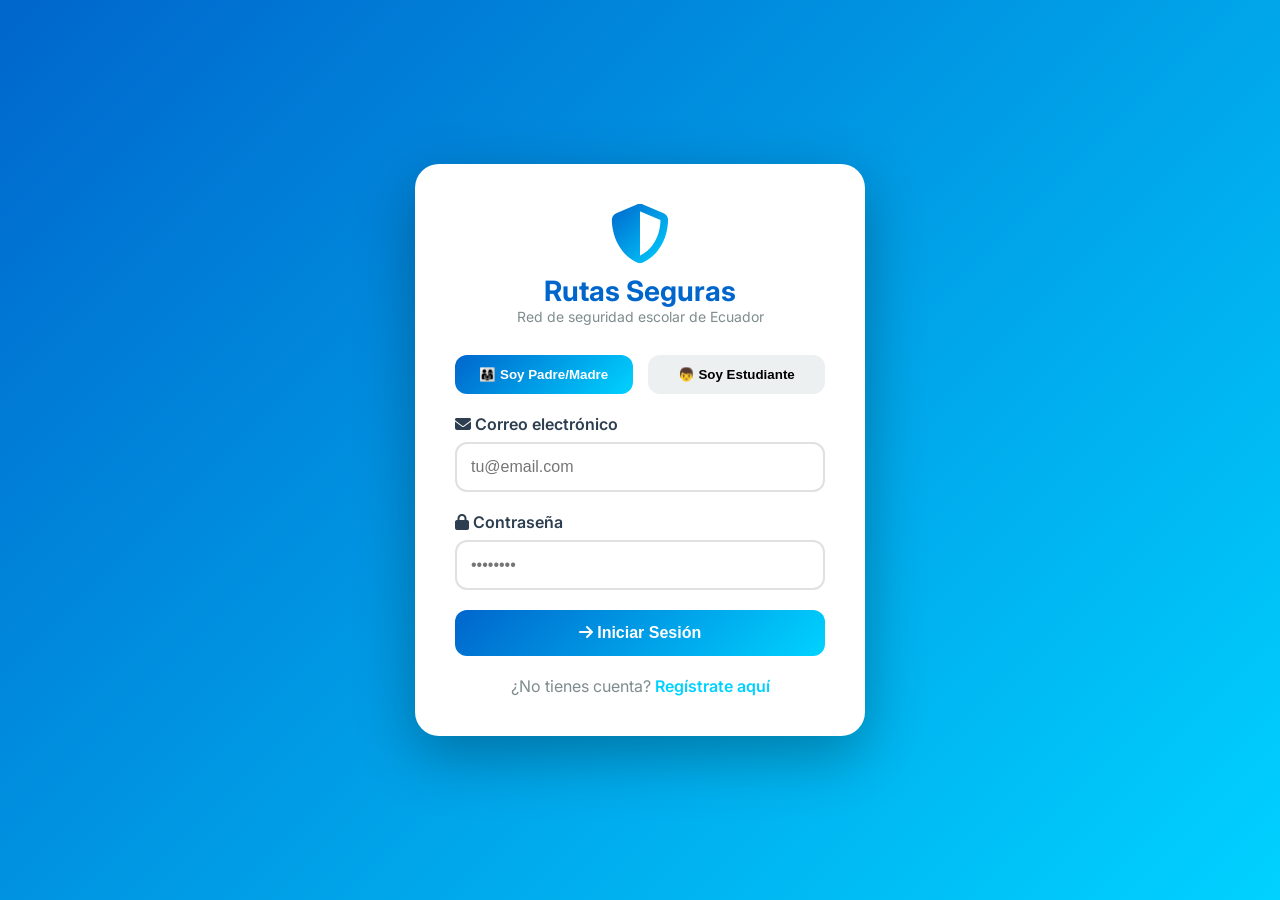
<file: login.html>
<!DOCTYPE html>
<html lang="es">
<head>
    <meta charset="UTF-8">
    <meta name="viewport" content="width=device-width, initial-scale=1.0">
    <title>🔐 Iniciar Sesión - Rutas Seguras</title>
    <link rel="stylesheet" href="https://cdnjs.cloudflare.com/ajax/libs/font-awesome/6.4.0/css/all.min.css">
    <link href="https://fonts.googleapis.com/css2?family=Inter:wght@400;500;600;700;800&display=swap" rel="stylesheet">
    <style>
        * { margin: 0; padding: 0; box-sizing: border-box; }
        body {
            font-family: 'Inter', sans-serif;
            background: linear-gradient(135deg, #0066CC 0%, #00d2ff 100%);
            min-height: 100vh;
            display: flex;
            justify-content: center;
            align-items: center;
            padding: 20px;
        }
        .login-container {
            background: white;
            border-radius: 24px;
            padding: 40px;
            width: 100%;
            max-width: 450px;
            box-shadow: 0 20px 60px rgba(0,0,0,0.3);
            animation: fadeIn 0.5s ease;
        }
        @keyframes fadeIn {
            from { opacity: 0; transform: translateY(20px); }
            to { opacity: 1; transform: translateY(0); }
        }
        .logo { text-align: center; margin-bottom: 30px; }
        .logo i { font-size: 60px; background: linear-gradient(135deg, #0066CC, #00d2ff); -webkit-background-clip: text; background-clip: text; -webkit-text-fill-color: transparent; color: transparent; }
        .logo h1 { font-size: 28px; color: #0066CC; margin-top: 10px; }
        .logo p { color: #7f8c8d; font-size: 14px; }
        .form-group { margin-bottom: 20px; }
        .form-group label { display: block; margin-bottom: 8px; font-weight: 600; color: #2c3e50; }
        .form-group input { width: 100%; padding: 14px; border: 2px solid #e0e0e0; border-radius: 12px; font-size: 16px; transition: all 0.3s; }
        .form-group input:focus { outline: none; border-color: #00d2ff; box-shadow: 0 0 0 3px rgba(0,210,255,0.1); }
        .btn-login { width: 100%; padding: 14px; background: linear-gradient(135deg, #0066CC, #00d2ff); color: white; border: none; border-radius: 12px; font-size: 16px; font-weight: 600; cursor: pointer; transition: all 0.3s; }
        .btn-login:hover { transform: translateY(-2px); box-shadow: 0 5px 20px rgba(0,102,204,0.4); }
        .register-link { text-align: center; margin-top: 20px; color: #7f8c8d; }
        .register-link a { color: #00d2ff; text-decoration: none; font-weight: 600; }
        .error-message { background: #fee; color: #e74c3c; padding: 12px; border-radius: 10px; margin-bottom: 20px; display: none; }
        .tipo-usuario { display: flex; gap: 15px; margin-bottom: 20px; }
        .tipo-btn { flex: 1; padding: 12px; background: #ecf0f1; border: none; border-radius: 12px; cursor: pointer; font-weight: 600; transition: all 0.3s; }
        .tipo-btn.active { background: linear-gradient(135deg, #0066CC, #00d2ff); color: white; }
    </style>
</head>
<body>
    <div class="login-container">
        <div class="logo">
            <i class="fas fa-shield-alt"></i>
            <h1>Rutas Seguras</h1>
            <p>Red de seguridad escolar de Ecuador</p>
        </div>
        <div id="errorMessage" class="error-message"></div>
        <div class="tipo-usuario">
            <button class="tipo-btn active" data-tipo="padre">👨‍👩‍👧 Soy Padre/Madre</button>
            <button class="tipo-btn" data-tipo="hijo">👦 Soy Estudiante</button>
        </div>
        <form id="loginForm">
            <div class="form-group">
                <label><i class="fas fa-envelope"></i> Correo electrónico</label>
                <input type="email" id="email" required placeholder="tu@email.com">
            </div>
            <div class="form-group">
                <label><i class="fas fa-lock"></i> Contraseña</label>
                <input type="password" id="password" required placeholder="••••••••">
            </div>
            <button type="submit" class="btn-login"><i class="fas fa-arrow-right"></i> Iniciar Sesión</button>
        </form>
        <div class="register-link">¿No tienes cuenta? <a href="register.html">Regístrate aquí</a></div>
    </div>
    <script>
        let tipoUsuario = 'padre';
        document.querySelectorAll('.tipo-btn').forEach(btn => {
            btn.addEventListener('click', () => {
                document.querySelectorAll('.tipo-btn').forEach(b => b.classList.remove('active'));
                btn.classList.add('active');
                tipoUsuario = btn.dataset.tipo;
            });
        });
        document.getElementById('loginForm').addEventListener('submit', (e) => {
            e.preventDefault();
            const email = document.getElementById('email').value;
            const password = document.getElementById('password').value;
            const usuarios = JSON.parse(localStorage.getItem('usuarios') || '[]');
            const usuario = usuarios.find(u => u.email === email && u.password === password);
            if (usuario) {
                localStorage.setItem('usuarioActual', JSON.stringify(usuario));
                if (usuario.tipo === 'padre') window.location.href = 'parents-dashboard.html';
                else window.location.href = 'index.html';
            } else {
                const errorDiv = document.getElementById('errorMessage');
                errorDiv.textContent = '❌ Correo o contraseña incorrectos';
                errorDiv.style.display = 'block';
                setTimeout(() => errorDiv.style.display = 'none', 3000);
            }
        });
    </script>
</body>
</html>
</file>
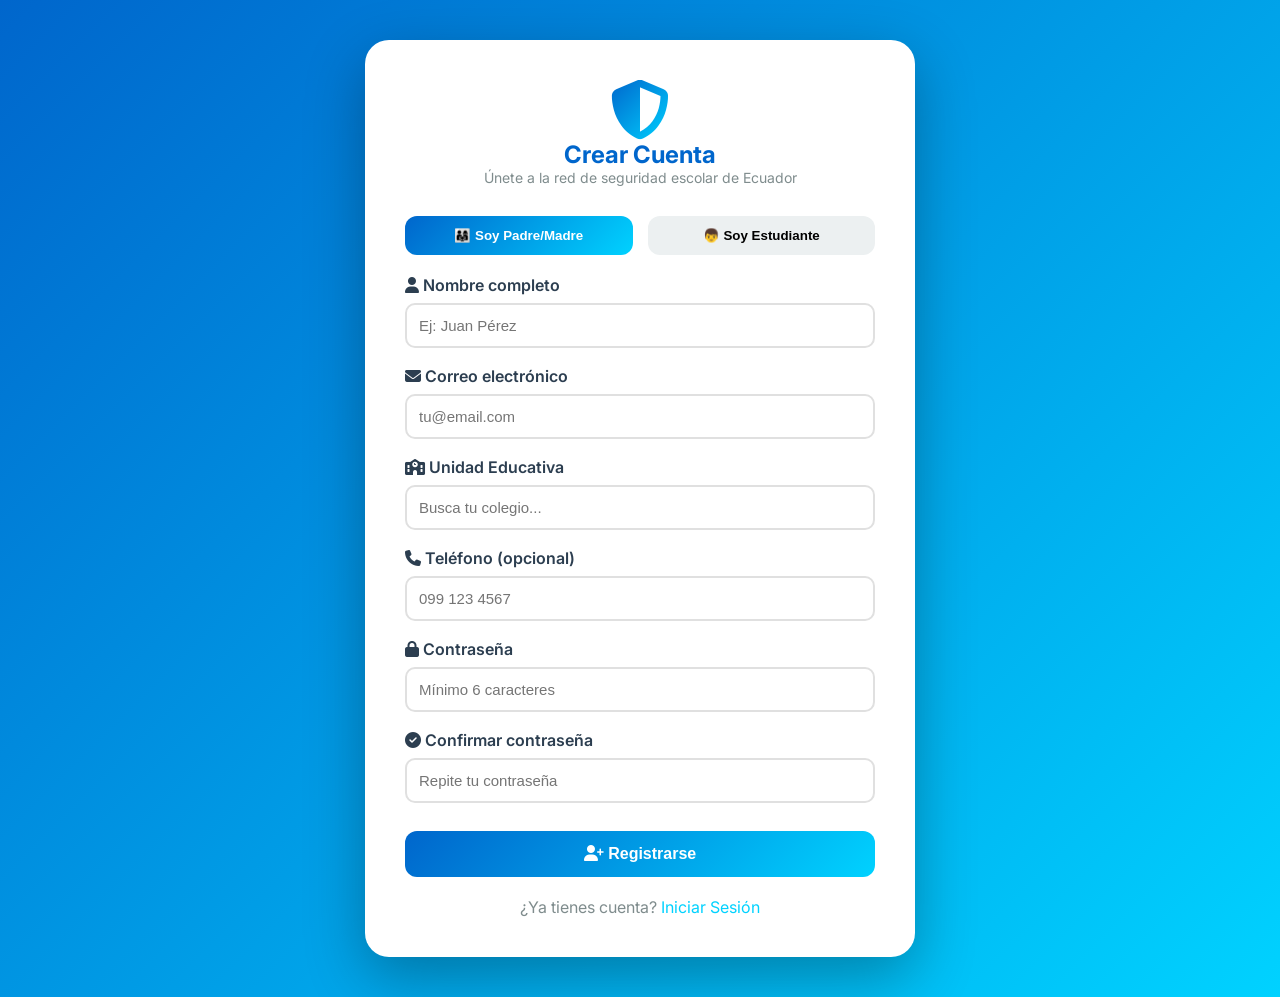
<file: register.html>
<!DOCTYPE html>
<html lang="es">
<head>
    <meta charset="UTF-8">
    <meta name="viewport" content="width=device-width, initial-scale=1.0">
    <title>📝 Registro - Rutas Seguras</title>
    <link rel="stylesheet" href="https://cdnjs.cloudflare.com/ajax/libs/font-awesome/6.4.0/css/all.min.css">
    <link href="https://fonts.googleapis.com/css2?family=Inter:wght@400;500;600;700;800&display=swap" rel="stylesheet">
    <style>
        * { margin: 0; padding: 0; box-sizing: border-box; }
        body {
            font-family: 'Inter', sans-serif;
            background: linear-gradient(135deg, #0066CC 0%, #00d2ff 100%);
            min-height: 100vh;
            padding: 40px 20px;
        }
        .register-container {
            background: white;
            border-radius: 24px;
            padding: 40px;
            width: 100%;
            max-width: 550px;
            margin: 0 auto;
            box-shadow: 0 20px 60px rgba(0,0,0,0.3);
            animation: fadeIn 0.5s ease;
        }
        @keyframes fadeIn {
            from { opacity: 0; transform: translateY(20px); }
            to { opacity: 1; transform: translateY(0); }
        }
        .logo { text-align: center; margin-bottom: 30px; }
        .logo i { font-size: 60px; background: linear-gradient(135deg, #0066CC, #00d2ff); -webkit-background-clip: text; background-clip: text; -webkit-text-fill-color: transparent; color: transparent; }
        .logo h1 { font-size: 24px; color: #0066CC; }
        .logo p { color: #7f8c8d; font-size: 14px; }
        .form-group { margin-bottom: 18px; }
        .form-group label { display: block; margin-bottom: 8px; font-weight: 600; color: #2c3e50; }
        .form-group input { width: 100%; padding: 12px; border: 2px solid #e0e0e0; border-radius: 10px; font-size: 15px; transition: all 0.3s; }
        .form-group input:focus { outline: none; border-color: #00d2ff; }
        .tipo-usuario { display: flex; gap: 15px; margin-bottom: 20px; }
        .tipo-btn { flex: 1; padding: 12px; background: #ecf0f1; border: none; border-radius: 12px; cursor: pointer; font-weight: 600; transition: all 0.3s; }
        .tipo-btn.active { background: linear-gradient(135deg, #0066CC, #00d2ff); color: white; }
        .btn-register { width: 100%; padding: 14px; background: linear-gradient(135deg, #0066CC, #00d2ff); color: white; border: none; border-radius: 12px; font-size: 16px; font-weight: 600; cursor: pointer; margin-top: 10px; }
        .login-link { text-align: center; margin-top: 20px; color: #7f8c8d; }
        .login-link a { color: #00d2ff; text-decoration: none; }
        .codigo-container { background: #f0f8ff; padding: 15px; border-radius: 12px; margin: 15px 0; text-align: center; }
        .colegio-search { position: relative; }
        .colegio-list { position: absolute; top: 100%; left: 0; right: 0; background: white; border: 1px solid #ddd; border-radius: 10px; max-height: 200px; overflow-y: auto; z-index: 100; display: none; }
        .colegio-item { padding: 10px; cursor: pointer; transition: background 0.2s; }
        .colegio-item:hover { background: #f0f8ff; }
        .notificacion { position: fixed; bottom: 20px; right: 20px; background: white; padding: 12px 20px; border-radius: 10px; box-shadow: 0 4px 12px rgba(0,0,0,0.15); z-index: 1000; border-left: 4px solid #00d68f; animation: slideIn 0.3s ease; }
        @keyframes slideIn { from { transform: translateX(100%); opacity: 0; } to { transform: translateX(0); opacity: 1; } }
    </style>
</head>
<body>
    <div class="register-container">
        <div class="logo">
            <i class="fas fa-shield-alt"></i>
            <h1>Crear Cuenta</h1>
            <p>Únete a la red de seguridad escolar de Ecuador</p>
        </div>
        <div class="tipo-usuario">
            <button class="tipo-btn active" data-tipo="padre">👨‍👩‍👧 Soy Padre/Madre</button>
            <button class="tipo-btn" data-tipo="hijo">👦 Soy Estudiante</button>
        </div>
        <form id="registerForm">
            <div class="form-group">
                <label><i class="fas fa-user"></i> Nombre completo</label>
                <input type="text" id="nombre" required placeholder="Ej: Juan Pérez">
            </div>
            <div class="form-group">
                <label><i class="fas fa-envelope"></i> Correo electrónico</label>
                <input type="email" id="email" required placeholder="tu@email.com">
            </div>
            <div class="form-group">
                <label><i class="fas fa-school"></i> Unidad Educativa</label>
                <div class="colegio-search">
                    <input type="text" id="unidadEducativa" placeholder="Busca tu colegio..." autocomplete="off">
                    <div id="colegioList" class="colegio-list"></div>
                </div>
            </div>
            <div class="form-group">
                <label><i class="fas fa-phone"></i> Teléfono (opcional)</label>
                <input type="tel" id="telefono" placeholder="099 123 4567">
            </div>
            <div class="form-group">
                <label><i class="fas fa-lock"></i> Contraseña</label>
                <input type="password" id="password" required placeholder="Mínimo 6 caracteres">
            </div>
            <div class="form-group">
                <label><i class="fas fa-check-circle"></i> Confirmar contraseña</label>
                <input type="password" id="confirmPassword" required placeholder="Repite tu contraseña">
            </div>
            <div id="codigoSection" style="display: none;">
                <div class="codigo-container">
                    <i class="fas fa-link"></i>
                    <p>Vinculación automática detectada</p>
                    <input type="text" id="codigoInvitacion" placeholder="Código de invitación" style="margin-top: 10px;">
                </div>
            </div>
            <button type="submit" class="btn-register"><i class="fas fa-user-plus"></i> Registrarse</button>
        </form>
        <div class="login-link">¿Ya tienes cuenta? <a href="login.html">Iniciar Sesión</a></div>
    </div>
    <script>
        const colegiosEcuador = [
            "Unidad Educativa Mahanaym", "Colegio San Francisco de Asís", "Unidad Educativa San José La Salle",
            "Colegio Técnico Sangolquí", "Unidad Educativa Particular Rumiñahui", "Colegio Nacional Rumiñahui",
            "Unidad Educativa Bilingüe Intercultural", "Colegio Militar Eloy Alfaro", "Unidad Educativa Santo Domingo de Guzmán"
        ];

        function mostrarNotificacion(mensaje, tipo) {
            const notificacion = document.createElement('div');
            notificacion.className = 'notificacion';
            notificacion.style.borderLeftColor = tipo === 'success' ? '#00d68f' : '#e74c3c';
            notificacion.innerHTML = `<i class="fas ${tipo === 'success' ? 'fa-check-circle' : 'fa-exclamation-triangle'}"></i> ${mensaje}`;
            document.body.appendChild(notificacion);
            setTimeout(() => notificacion.remove(), 3000);
        }

        function getCodigoInvitacionFromURL() {
            const urlParams = new URLSearchParams(window.location.search);
            return urlParams.get('codigo');
        }

        let tipoUsuario = 'padre';
        const codigoURL = getCodigoInvitacionFromURL();

        document.querySelectorAll('.tipo-btn').forEach(btn => {
            btn.addEventListener('click', () => {
                document.querySelectorAll('.tipo-btn').forEach(b => b.classList.remove('active'));
                btn.classList.add('active');
                tipoUsuario = btn.dataset.tipo;
                const codigoSection = document.getElementById('codigoSection');
                if (tipoUsuario === 'hijo') {
                    codigoSection.style.display = 'block';
                } else {
                    codigoSection.style.display = 'none';
                }
            });
        });

        if (codigoURL) {
            document.getElementById('codigoInvitacion').value = codigoURL;
            document.getElementById('codigoInvitacion').disabled = true;
            document.querySelector('.tipo-btn[data-tipo="hijo"]').click();
            mostrarNotificacion('✅ Vinculación automática detectada. Completa tus datos.', 'success');
        }

        const colegioInput = document.getElementById('unidadEducativa');
        const colegioList = document.getElementById('colegioList');

        colegioInput.addEventListener('input', () => {
            const valor = colegioInput.value.toLowerCase();
            const filtrados = colegiosEcuador.filter(c => c.toLowerCase().includes(valor));
            if (filtrados.length > 0 && valor.length > 0) {
                colegioList.style.display = 'block';
                colegioList.innerHTML = filtrados.map(c => `<div class="colegio-item" onclick="seleccionarColegio('${c.replace(/'/g, "\\'")}')">${c}</div>`).join('');
            } else {
                colegioList.style.display = 'none';
            }
        });

        function seleccionarColegio(nombre) { colegioInput.value = nombre; colegioList.style.display = 'none'; }
        document.addEventListener('click', (e) => {
            if (!colegioInput.contains(e.target) && !colegioList.contains(e.target)) colegioList.style.display = 'none';
        });

        document.getElementById('registerForm').addEventListener('submit', (e) => {
            e.preventDefault();
            const password = document.getElementById('password').value;
            const confirmPassword = document.getElementById('confirmPassword').value;
            if (password !== confirmPassword) { alert('❌ Las contraseñas no coinciden'); return; }
            if (password.length < 6) { alert('❌ La contraseña debe tener al menos 6 caracteres'); return; }
            const colegio = document.getElementById('unidadEducativa').value;
            if (!colegio) { alert('❌ Por favor selecciona tu unidad educativa'); return; }
            
            let codigoInvitacion = null;
            if (tipoUsuario === 'padre') codigoInvitacion = Math.random().toString(36).substring(2, 8).toUpperCase();
            
            const nuevoUsuario = {
                id: Date.now(), nombre: document.getElementById('nombre').value, email: document.getElementById('email').value,
                unidadEducativa: colegio, telefono: document.getElementById('telefono').value, password: password,
                tipo: tipoUsuario, fechaRegistro: new Date().toISOString(), hijosVinculados: [], padreVinculado: null,
                codigoInvitacion: codigoInvitacion, ubicacion: null, ultimaConexion: new Date().toISOString()
            };
            
            let usuarios = JSON.parse(localStorage.getItem('usuarios') || '[]');
            
            if (tipoUsuario === 'hijo') {
                let codigo = document.getElementById('codigoInvitacion').value;
                if (!codigo && codigoURL) codigo = codigoURL;
                if (!codigo) { alert('❌ Necesitas el código de invitación de tus padres'); return; }
                const padre = usuarios.find(u => u.tipo === 'padre' && u.codigoInvitacion === codigo.toUpperCase());
                if (!padre) { alert('❌ Código de invitación inválido'); return; }
                nuevoUsuario.padreVinculado = padre.id;
                const padreIndex = usuarios.findIndex(u => u.id === padre.id);
                if (padreIndex !== -1) {
                    if (!usuarios[padreIndex].hijosVinculados) usuarios[padreIndex].hijosVinculados = [];
                    usuarios[padreIndex].hijosVinculados.push(nuevoUsuario.id);
                }
            }
            
            usuarios.push(nuevoUsuario);
            localStorage.setItem('usuarios', JSON.stringify(usuarios));
            
            if (tipoUsuario === 'padre') {
                const linkCompleto = `${window.location.origin}${window.location.pathname}?codigo=${codigoInvitacion}`.replace('register.html', 'register.html');
                alert(`✅ Registro exitoso!\n\nTu código de invitación: ${codigoInvitacion}\n\nLink para compartir con tu hijo:\n${linkCompleto}\n\nTu hijo solo necesita hacer clic en el link y registrar sus datos.`);
            } else {
                alert('✅ Registro exitoso! Ahora puedes iniciar sesión');
            }
            window.location.href = 'login.html';
        });
    </script>
</body>
</html>
</file>
